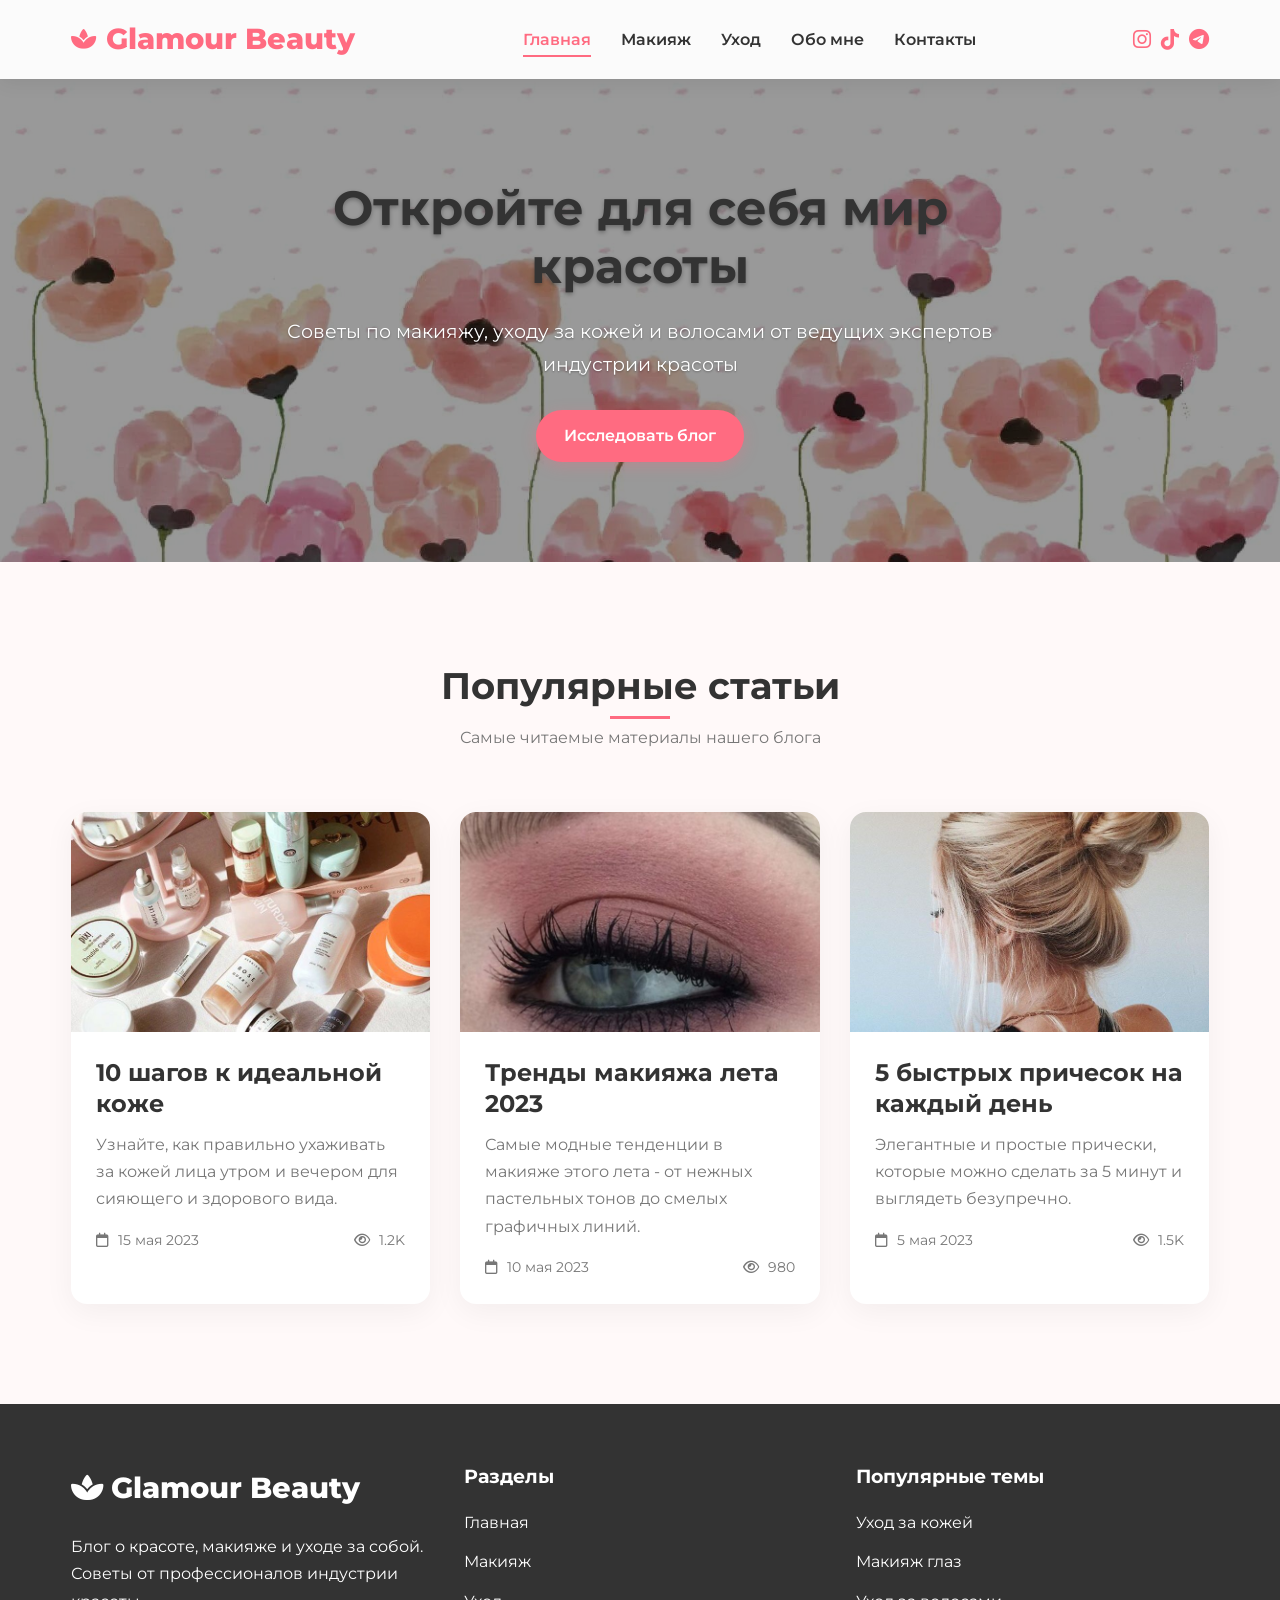
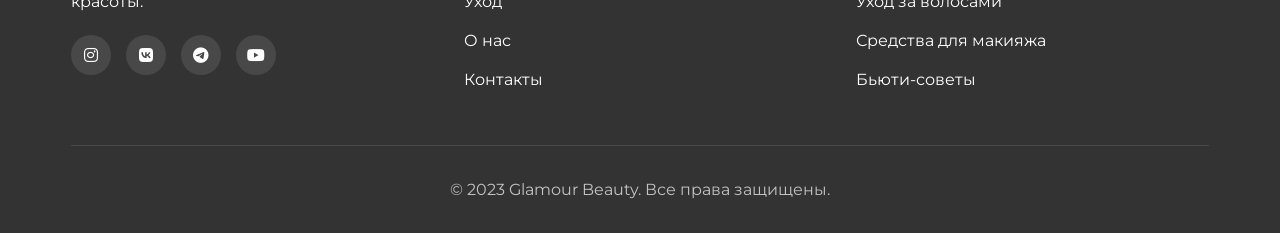
<file: index.html>
<!DOCTYPE html>
<html lang="ru">
<head>
    <meta charset="UTF-8">
    <meta name="viewport" content="width=device-width, initial-scale=1.0">
    <title>Glamour Beauty | Главная</title>
    <link href="https://fonts.googleapis.com/css2?family=Montserrat:wght@400;500;600;700&display=swap" rel="stylesheet">
    <link rel="stylesheet" href="https://cdnjs.cloudflare.com/ajax/libs/font-awesome/6.4.0/css/all.min.css">
    <link rel="stylesheet" href="styles.css">
</head>
<body>
    <header class="header">
        <div class="container">
            <div class="header-content">
                <a href="index.html" class="logo">
                    <i class="fas fa-spa"></i> Glamour Beauty
                </a>
                <nav>
  <ul class="nav-menu">
    <li class="nav-item"><a href="index.html" class="nav-link">Главная</a></li>
    <li class="nav-item"><a href="makeup.html" class="nav-link">Макияж</a></li>
    <li class="nav-item"><a href="uhod.html" class="nav-link">Уход</a></li>
    <li class="nav-item"><a href="about.html" class="nav-link">Обо мне</a></li>
    <li class="nav-item"><a href="contact.html" class="nav-link">Контакты</a></li>
  </ul>
</nav>

<div class="header-social">
  <a href="https://instagram.com/gurovva_k" target="_blank"><i class="fab fa-instagram"></i></a>
  <a href="https://tiktok.com/@K_gurovva" target="_blank"><i class="fab fa-tiktok"></i></a>
  <a href="https://t.me/gurovva_k" target="_blank"><i class="fab fa-telegram"></i></a>
</div>

            </div>
        </div>
    </header>
    
    <section class="hero" style="background-image: url('images/11.jpeg');">
        <div class="container">
            <div class="hero-content">
                <h1 class="hero-title">Откройте для себя мир красоты</h1>
                <p class="hero-text">Советы по макияжу, уходу за кожей и волосами от ведущих экспертов индустрии красоты</p>
                <a href="makeup.html" class="btn">Исследовать блог</a>
            </div>
        </div>
    </section>
    
    <section class="section">
        <div class="container">
            <div class="section-title">
                <h2>Популярные статьи</h2>
                <p>Самые читаемые материалы нашего блога</p>
            </div>
            
            <div class="articles-grid">
                <article class="card">
                    <div class="card-img">
                        <img src="images/1.jpg" alt="Уход за кожей">
                    </div>
                    <div class="card-body">
                        <h3 class="card-title">10 шагов к идеальной коже</h3>
                        <p class="card-text">Узнайте, как правильно ухаживать за кожей лица утром и вечером для сияющего и здорового вида.</p>
                        <div class="card-meta">
                            <span><i class="far fa-calendar"></i> 15 мая 2023</span>
                            <span><i class="far fa-eye"></i> 1.2K</span>
                        </div>
                    </div>
                </article>
                
                <article class="card">
                    <div class="card-img">
                        <img src="images/2.jpg" alt="Макияж">
                    </div>
                    <div class="card-body">
                        <h3 class="card-title">Тренды макияжа лета 2023</h3>
                        <p class="card-text">Самые модные тенденции в макияже этого лета - от нежных пастельных тонов до смелых графичных линий.</p>
                        <div class="card-meta">
                            <span><i class="far fa-calendar"></i> 10 мая 2023</span>
                            <span><i class="far fa-eye"></i> 980</span>
                        </div>
                    </div>
                </article>
                
                <article class="card">
                    <div class="card-img">
                        <img src="images/3.jpg" alt="Прически">
                    </div>
                    <div class="card-body">
                        <h3 class="card-title">5 быстрых причесок на каждый день</h3>
                        <p class="card-text">Элегантные и простые прически, которые можно сделать за 5 минут и выглядеть безупречно.</p>
                        <div class="card-meta">
                            <span><i class="far fa-calendar"></i> 5 мая 2023</span>
                            <span><i class="far fa-eye"></i> 1.5K</span>
                        </div>
                    </div>
                </article>
            </div>
        </div>
    </section>
    
    <footer class="footer">
        <div class="container">
            <div class="footer-content">
                <div class="footer-about">
                    <div class="footer-logo">
                        <i class="fas fa-spa"></i> Glamour Beauty
                    </div>
                    <p>Блог о красоте, макияже и уходе за собой. Советы от профессионалов индустрии красоты.</p>
                    <div class="social-links">
                        <a href="#" class="social-link"><i class="fab fa-instagram"></i></a>
                        <a href="#" class="social-link"><i class="fab fa-vk"></i></a>
                        <a href="#" class="social-link"><i class="fab fa-telegram"></i></a>
                        <a href="#" class="social-link"><i class="fab fa-youtube"></i></a>
                    </div>
                </div>
                
                <div class="footer-links">
                    <h3>Разделы</h3>
                    <ul>
                        <li><a href="index.html">Главная</a></li>
                        <li><a href="makeup.html">Макияж</a></li>
                        <li><a href="uhod.html">Уход</a></li>
                        <li><a href="about.html">О нас</a></li>
                        <li><a href="contact.html">Контакты</a></li>
                    </ul>
                </div>
                
                <div class="footer-links">
                    <h3>Популярные темы</h3>
                    <ul>
                        <li><a href="#">Уход за кожей</a></li>
                        <li><a href="#">Макияж глаз</a></li>
                        <li><a href="#">Уход за волосами</a></li>
                        <li><a href="#">Средства для макияжа</a></li>
                        <li><a href="#">Бьюти-советы</a></li>
                    </ul>
                </div>
            </div>
            <div class="copyright">
                <p>© 2023 Glamour Beauty. Все права защищены.</p>
            </div>
        </div>
    </footer>

    <script>
        // Добавляем класс при скролле
        window.addEventListener('scroll', function() {
            const header = document.querySelector('.header');
            header.classList.toggle('scrolled', window.scrollY > 50);
        });

        // Подсветка активной ссылки в навигации
        const currentPage = window.location.pathname.split('/').pop() || 'index.html';
        const navLinks = document.querySelectorAll('.nav-link');
        
        navLinks.forEach(link => {
            const linkPage = link.getAttribute('href');
            if (currentPage === linkPage) {
                link.classList.add('active');
            } else {
                link.classList.remove('active');
            }
        });
    </script>
</body>
</html>
</file>
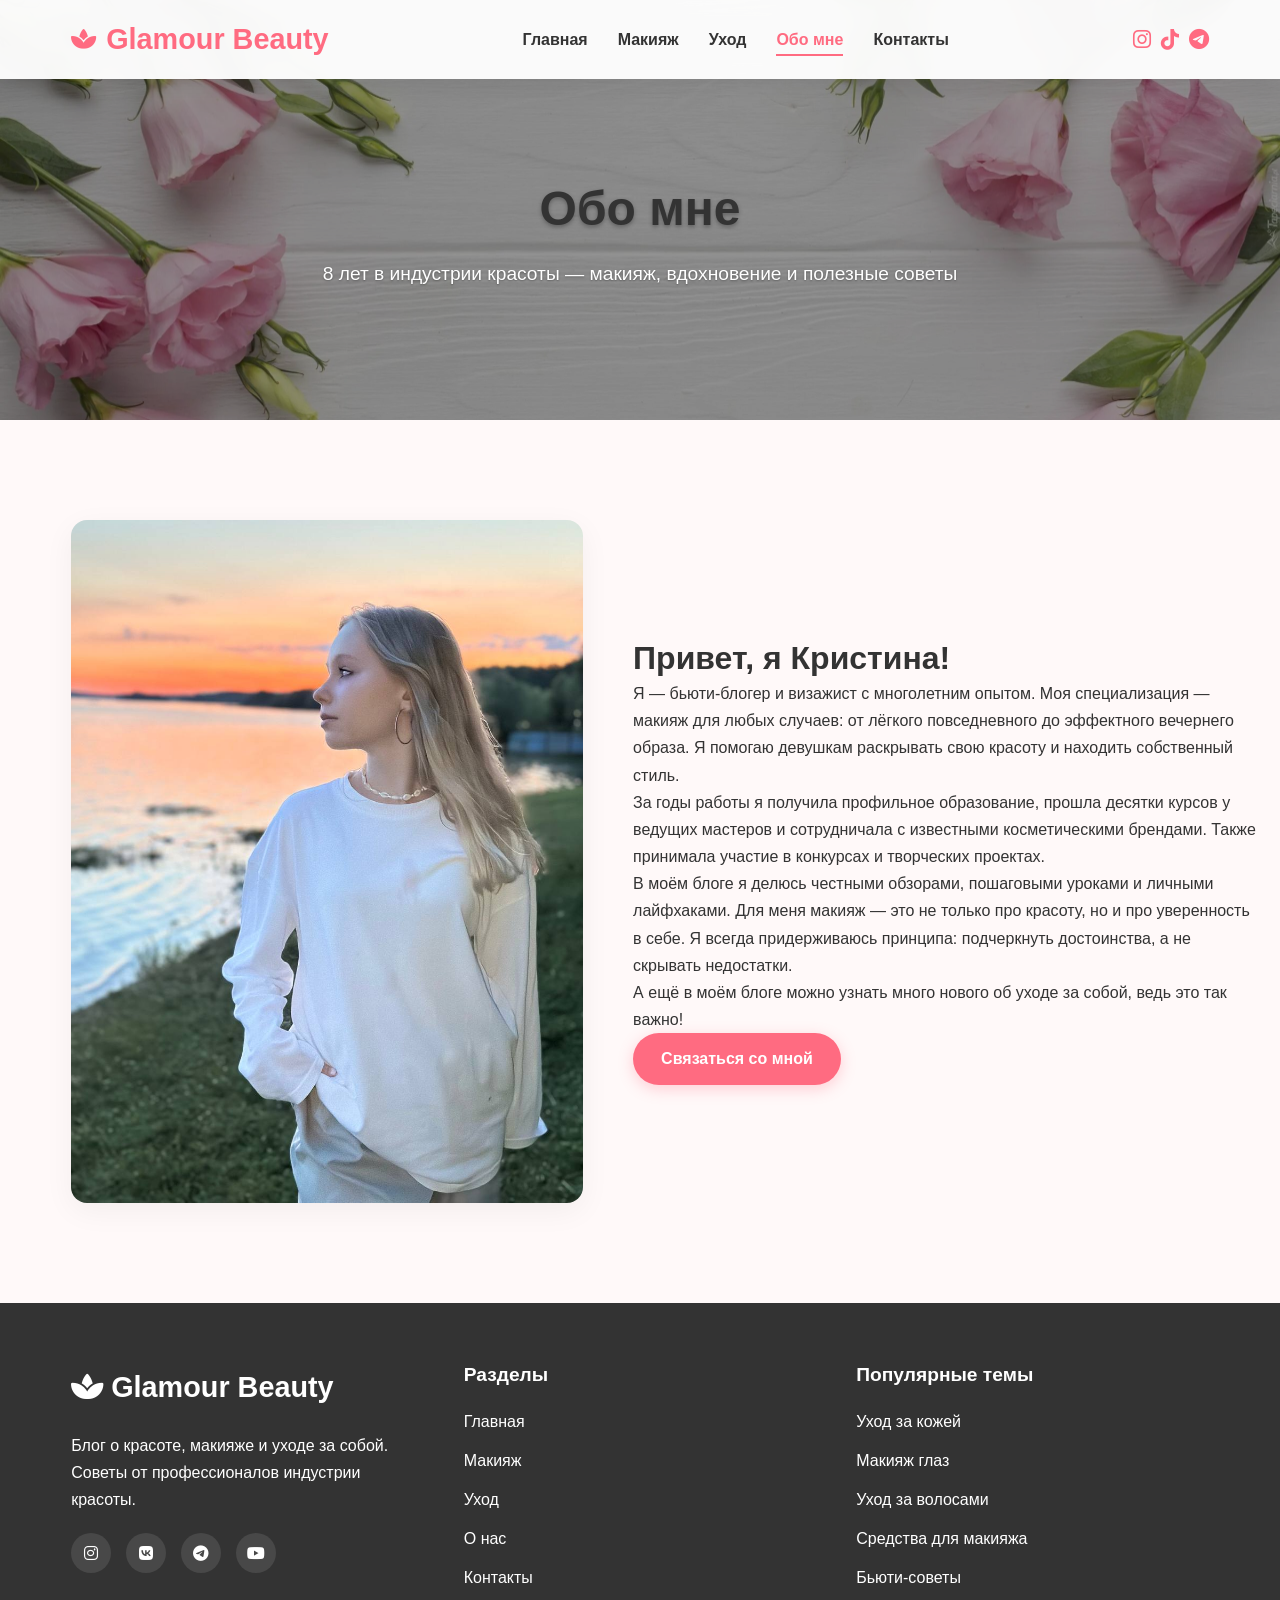
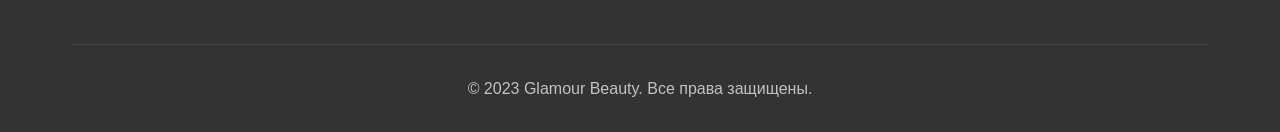
<file: about.html>
<!DOCTYPE html>
<html lang="ru">
<head>
  <meta charset="UTF-8" />
  <meta name="viewport" content="width=device-width, initial-scale=1.0" />
  <title>Glamour Beauty | О нас</title>
  <link rel="stylesheet" href="https://cdnjs.cloudflare.com/ajax/libs/font-awesome/6.4.0/css/all.min.css" />
  <link rel="stylesheet" href="styles.css" />
</head>
<body>
  <!-- Шапка -->
  <header class="header">
    <div class="container">
      <div class="header-content">
        <a href="index.html" class="logo">
          <i class="fas fa-spa"></i> Glamour Beauty
        </a>
        <nav>
          <ul class="nav-menu">
            <li class="nav-item"><a href="index.html" class="nav-link">Главная</a></li>
            <li class="nav-item"><a href="makeup.html" class="nav-link">Макияж</a></li>
            <li class="nav-item"><a href="uhod.html" class="nav-link">Уход</a></li>
            <li class="nav-item"><a href="about.html" class="nav-link active">Обо мне</a></li>
            <li class="nav-item"><a href="contact.html" class="nav-link">Контакты</a></li>
          </ul>
        </nav>
        <div class="header-social">
          <a href="https://instagram.com/gurovva_k" target="_blank"><i class="fab fa-instagram"></i></a>
          <a href="https://tiktok.com/@K_gurovva" target="_blank"><i class="fab fa-tiktok"></i></a>
          <a href="https://t.me/gurovva_k" target="_blank"><i class="fab fa-telegram"></i></a>
        </div>
      </div>
    </div>
  </header>

  <!-- Hero -->
  <section class="hero" style="background-image: url('images/i.jpeg');">
    <div class="container">
      <div class="hero-content">
        <h1 class="hero-title">Обо мне</h1>
        <p class="hero-text">8 лет в индустрии красоты — макияж, вдохновение и полезные советы</p>
      </div>
    </div>
  </section>

  <!-- О нас -->
  <section class="section">
    <div class="container">
      <div class="about-content" style="max-width: 100%;">
        <div class="about-img" style="flex: 0 0 45%;">
          <img src="images/мое.jpeg" alt="Фото Кристины">
        </div>
        <div class="about-text" style="flex: 0 0 55%;">
          <h2>Привет, я Кристина!</h2>
          <p>Я — бьюти-блогер и визажист с многолетним опытом. 
             Моя специализация — макияж для любых случаев: от лёгкого повседневного до эффектного вечернего образа. 
             Я помогаю девушкам раскрывать свою красоту и находить собственный стиль.</p>
          <p>За годы работы я получила профильное образование, прошла десятки курсов у ведущих мастеров 
             и сотрудничала с известными косметическими брендами. Также принимала участие в конкурсах и творческих проектах.</p>
          <p>В моём блоге я делюсь честными обзорами, пошаговыми уроками и личными лайфхаками. 
             Для меня макияж — это не только про красоту, но и про уверенность в себе. 
             Я всегда придерживаюсь принципа: подчеркнуть достоинства, а не скрывать недостатки.</p>
          <p>А ещё в моём блоге можно узнать много нового об уходе за собой, ведь это так важно!</p>

          <!-- Кнопка под текстом -->
          <a href="contact.html" class="btn">Связаться со мной</a>
        </div>
      </div>
    </div>
  </section>

  <!-- Подвал -->
  <footer class="footer">
    <div class="container">
      <div class="footer-content">
        <div class="footer-about">
          <div class="footer-logo"><i class="fas fa-spa"></i> Glamour Beauty</div>
          <p>Блог о красоте, макияже и уходе за собой. Советы от профессионалов индустрии красоты.</p>
          <div class="social-links">
            <a href="#" class="social-link"><i class="fab fa-instagram"></i></a>
            <a href="#" class="social-link"><i class="fab fa-vk"></i></a>
            <a href="#" class="social-link"><i class="fab fa-telegram"></i></a>
            <a href="#" class="social-link"><i class="fab fa-youtube"></i></a>
          </div>
        </div>

        <div class="footer-links">
          <h3>Разделы</h3>
          <ul>
            <li><a href="index.html">Главная</a></li>
            <li><a href="makeup.html">Макияж</a></li>
            <li><a href="uhod.html">Уход</a></li>
            <li><a href="about.html">О нас</a></li>
            <li><a href="contact.html">Контакты</a></li>
          </ul>
        </div>

        <div class="footer-links">
          <h3>Популярные темы</h3>
          <ul>
            <li><a href="#">Уход за кожей</a></li>
            <li><a href="#">Макияж глаз</a></li>
            <li><a href="#">Уход за волосами</a></li>
            <li><a href="#">Средства для макияжа</a></li>
            <li><a href="#">Бьюти-советы</a></li>
          </ul>
        </div>
      </div>
      <div class="copyright">
        <p>© 2023 Glamour Beauty. Все права защищены.</p>
      </div>
    </div>
  </footer>

  <script>
    window.addEventListener('scroll', function () {
      const header = document.querySelector('.header');
      header.classList.toggle('scrolled', window.scrollY > 50);
    });

    const currentPage = window.location.pathname.split('/').pop() || 'index.html';
    const navLinks = document.querySelectorAll('.nav-link');

    navLinks.forEach(link => {
      const linkPage = link.getAttribute('href');
      if (currentPage === linkPage) {
        link.classList.add('active');
      } else {
        link.classList.remove('active');
      }
    });
  </script>
</body>
</html>
</file>
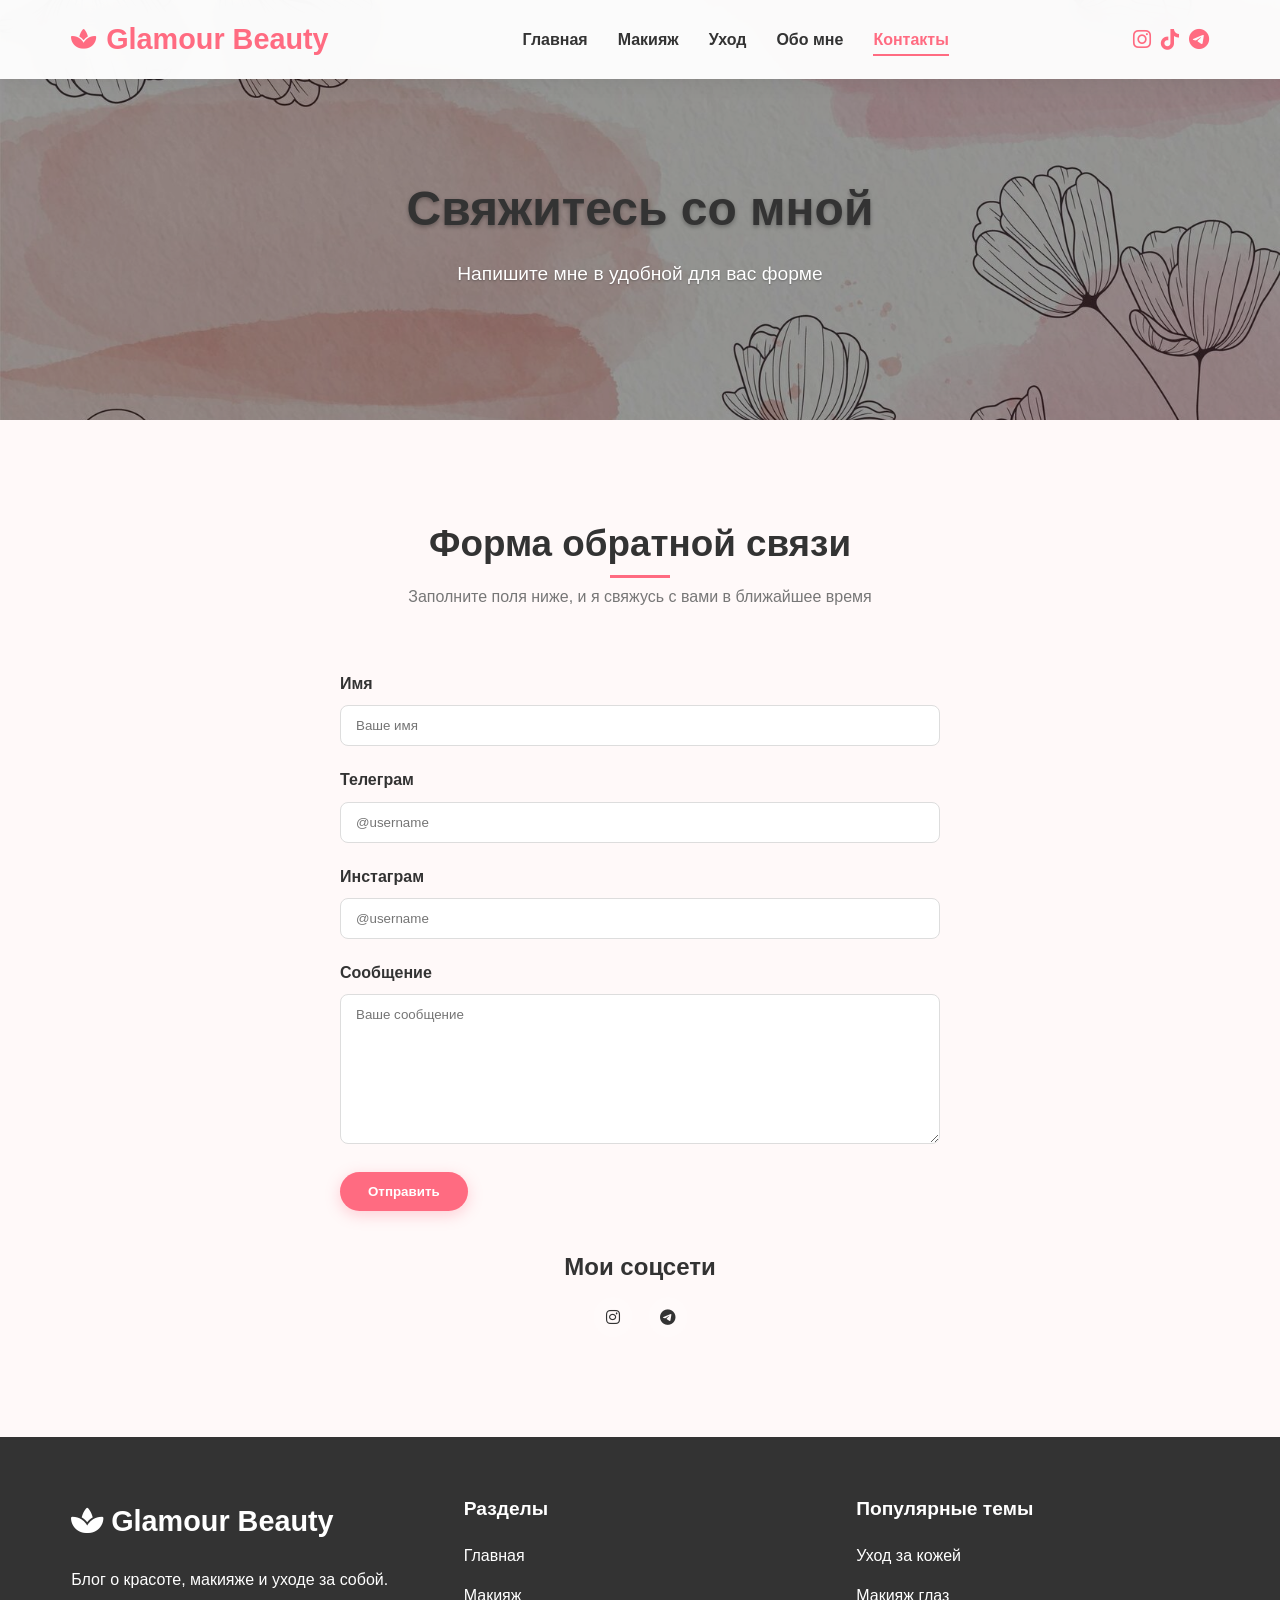
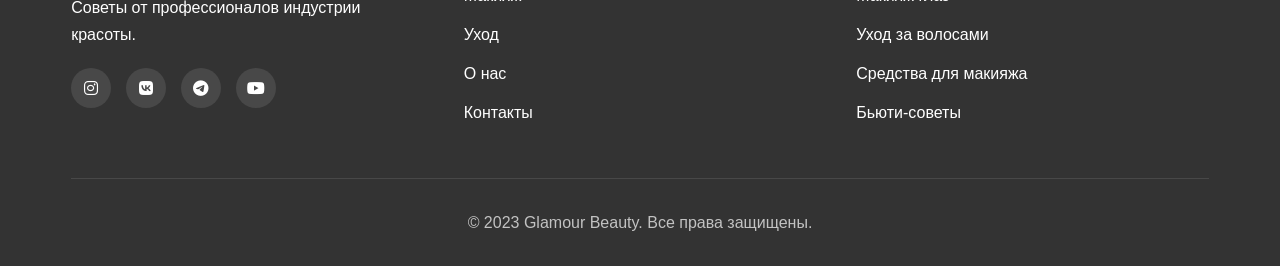
<file: contact.html>
<!DOCTYPE html>
<html lang="ru">
<head>
  <meta charset="UTF-8" />
  <meta name="viewport" content="width=device-width, initial-scale=1.0" />
  <title>Glamour Beauty | Контакты</title>
  <link rel="stylesheet" href="https://cdnjs.cloudflare.com/ajax/libs/font-awesome/6.4.0/css/all.min.css" />
  <link rel="stylesheet" href="styles.css" />
</head>
<body>
  <!-- Шапка -->
  <header class="header">
    <div class="container">
      <div class="header-content">
        <a href="index.html" class="logo">
          <i class="fas fa-spa"></i> Glamour Beauty
        </a>
        <nav>
  <ul class="nav-menu">
    <li class="nav-item"><a href="index.html" class="nav-link">Главная</a></li>
    <li class="nav-item"><a href="makeup.html" class="nav-link">Макияж</a></li>
    <li class="nav-item"><a href="uhod.html" class="nav-link">Уход</a></li>
    <li class="nav-item"><a href="about.html" class="nav-link">Обо мне</a></li>
    <li class="nav-item"><a href="contact.html" class="nav-link">Контакты</a></li>
  </ul>
</nav>

<div class="header-social">
  <a href="https://instagram.com/gurovva_k" target="_blank"><i class="fab fa-instagram"></i></a>
  <a href="https://tiktok.com/@K_gurovva" target="_blank"><i class="fab fa-tiktok"></i></a>
  <a href="https://t.me/gurovva_k" target="_blank"><i class="fab fa-telegram"></i></a>
</div>

      </div>
    </div>
  </header>

  <!-- Hero -->
  <section class="hero" style="background-image: url('images/wdtnjxrb.jpg');">
    <div class="container">
      <div class="hero-content">
        <h1 class="hero-title">Свяжитесь со мной</h1>
        <p class="hero-text">Напишите мне в удобной для вас форме</p>
      </div>
    </div>
  </section>

  <!-- Контактная форма -->
  <section class="section">
    <div class="container">
      <div class="section-title">
        <h2>Форма обратной связи</h2>
        <p>Заполните поля ниже, и я свяжусь с вами в ближайшее время</p>
      </div>

      <form class="contact-form">
        <div class="form-group">
          <label for="name">Имя</label>
          <input type="text" id="name" placeholder="Ваше имя" required>
        </div>
        <div class="form-group">
          <label for="telegram">Телеграм</label>
          <input type="text" id="telegram" placeholder="@username" required>
        </div>
        <div class="form-group">
          <label for="instagram">Инстаграм</label>
          <input type="text" id="instagram" placeholder="@username" required>
        </div>
        <div class="form-group">
          <label for="message">Сообщение</label>
          <textarea id="message" placeholder="Ваше сообщение" required></textarea>
        </div>
        <button type="submit" class="btn">Отправить</button>
      </form>

      <!-- Соцсети -->
      <div class="contact-info" style="margin-top: 40px; text-align: center;">
        <h3>Мои соцсети</h3>
        <div class="social-links" style="justify-content: center; margin-top: 15px;">
          <a href="https://instagram.com/gurovva_k" target="_blank" class="social-link"><i class="fab fa-instagram"></i></a>
          <a href="https://t.me/gurovva_k" target="_blank" class="social-link"><i class="fab fa-telegram"></i></a>
        </div>
      </div>
    </div>
  </section>

  <!-- Подвал -->
  <footer class="footer">
    <div class="container">
      <div class="footer-content">
        <div class="footer-about">
          <div class="footer-logo"><i class="fas fa-spa"></i> Glamour Beauty</div>
          <p>Блог о красоте, макияже и уходе за собой. Советы от профессионалов индустрии красоты.</p>
          <div class="social-links">
            <a href="#" class="social-link"><i class="fab fa-instagram"></i></a>
            <a href="#" class="social-link"><i class="fab fa-vk"></i></a>
            <a href="#" class="social-link"><i class="fab fa-telegram"></i></a>
            <a href="#" class="social-link"><i class="fab fa-youtube"></i></a>
          </div>
        </div>

        <div class="footer-links">
          <h3>Разделы</h3>
          <ul>
            <li><a href="index.html">Главная</a></li>
            <li><a href="makeup.html">Макияж</a></li>
            <li><a href="uhod.html">Уход</a></li>
            <li><a href="about.html">О нас</a></li>
            <li><a href="contact.html">Контакты</a></li>
          </ul>
        </div>

        <div class="footer-links">
          <h3>Популярные темы</h3>
          <ul>
            <li><a href="#">Уход за кожей</a></li>
            <li><a href="#">Макияж глаз</a></li>
            <li><a href="#">Уход за волосами</a></li>
            <li><a href="#">Средства для макияжа</a></li>
            <li><a href="#">Бьюти-советы</a></li>
          </ul>
        </div>
      </div>
      <div class="copyright">
        <p>© 2023 Glamour Beauty. Все права защищены.</p>
      </div>
    </div>
  </footer>

  <script>
    window.addEventListener('scroll', function () {
      const header = document.querySelector('.header');
      header.classList.toggle('scrolled', window.scrollY > 50);
    });

    const currentPage = window.location.pathname.split('/').pop() || 'index.html';
    const navLinks = document.querySelectorAll('.nav-link');

    navLinks.forEach(link => {
      const linkPage = link.getAttribute('href');
      if (currentPage === linkPage) {
        link.classList.add('active');
      } else {
        link.classList.remove('active');
      }
    });
  </script>
  <script>
document.querySelector('.contact-form').addEventListener('submit', function(e) {
  e.preventDefault();

  const name = document.getElementById('name').value;
  const telegramUser = document.getElementById('telegram').value;
  const instagramUser = document.getElementById('instagram').value;
  const message = document.getElementById('message').value;

  const token = "8454534573:AAEwgc_aeuY53WoBDE4kfW9OLGb2a6Fon_c";
  const chatId = "6914302512";
  const text = `📩 Новая заявка с сайта:
  👤 Имя: ${name}
  💬 Telegram: ${telegramUser}
  📷 Instagram: ${instagramUser}
  ✏️ Сообщение: ${message}`;

  fetch(`https://api.telegram.org/bot${token}/sendMessage`, {
    method: "POST",
    headers: { "Content-Type": "application/json" },
    body: JSON.stringify({
      chat_id: chatId,
      text: text,
      parse_mode: "HTML"
    })
  })
  .then(response => {
    if (response.ok) {
      alert("Заявка отправлена! Я свяжусь с вами в Telegram.");
      document.querySelector('.contact-form').reset();
    } else {
      alert("Ошибка при отправке. Попробуйте позже.");
    }
  })
  .catch(error => {
    console.error("Ошибка:", error);
    alert("Ошибка при отправке. Попробуйте позже.");
  });
});
</script>

</body>
</html>
</file>
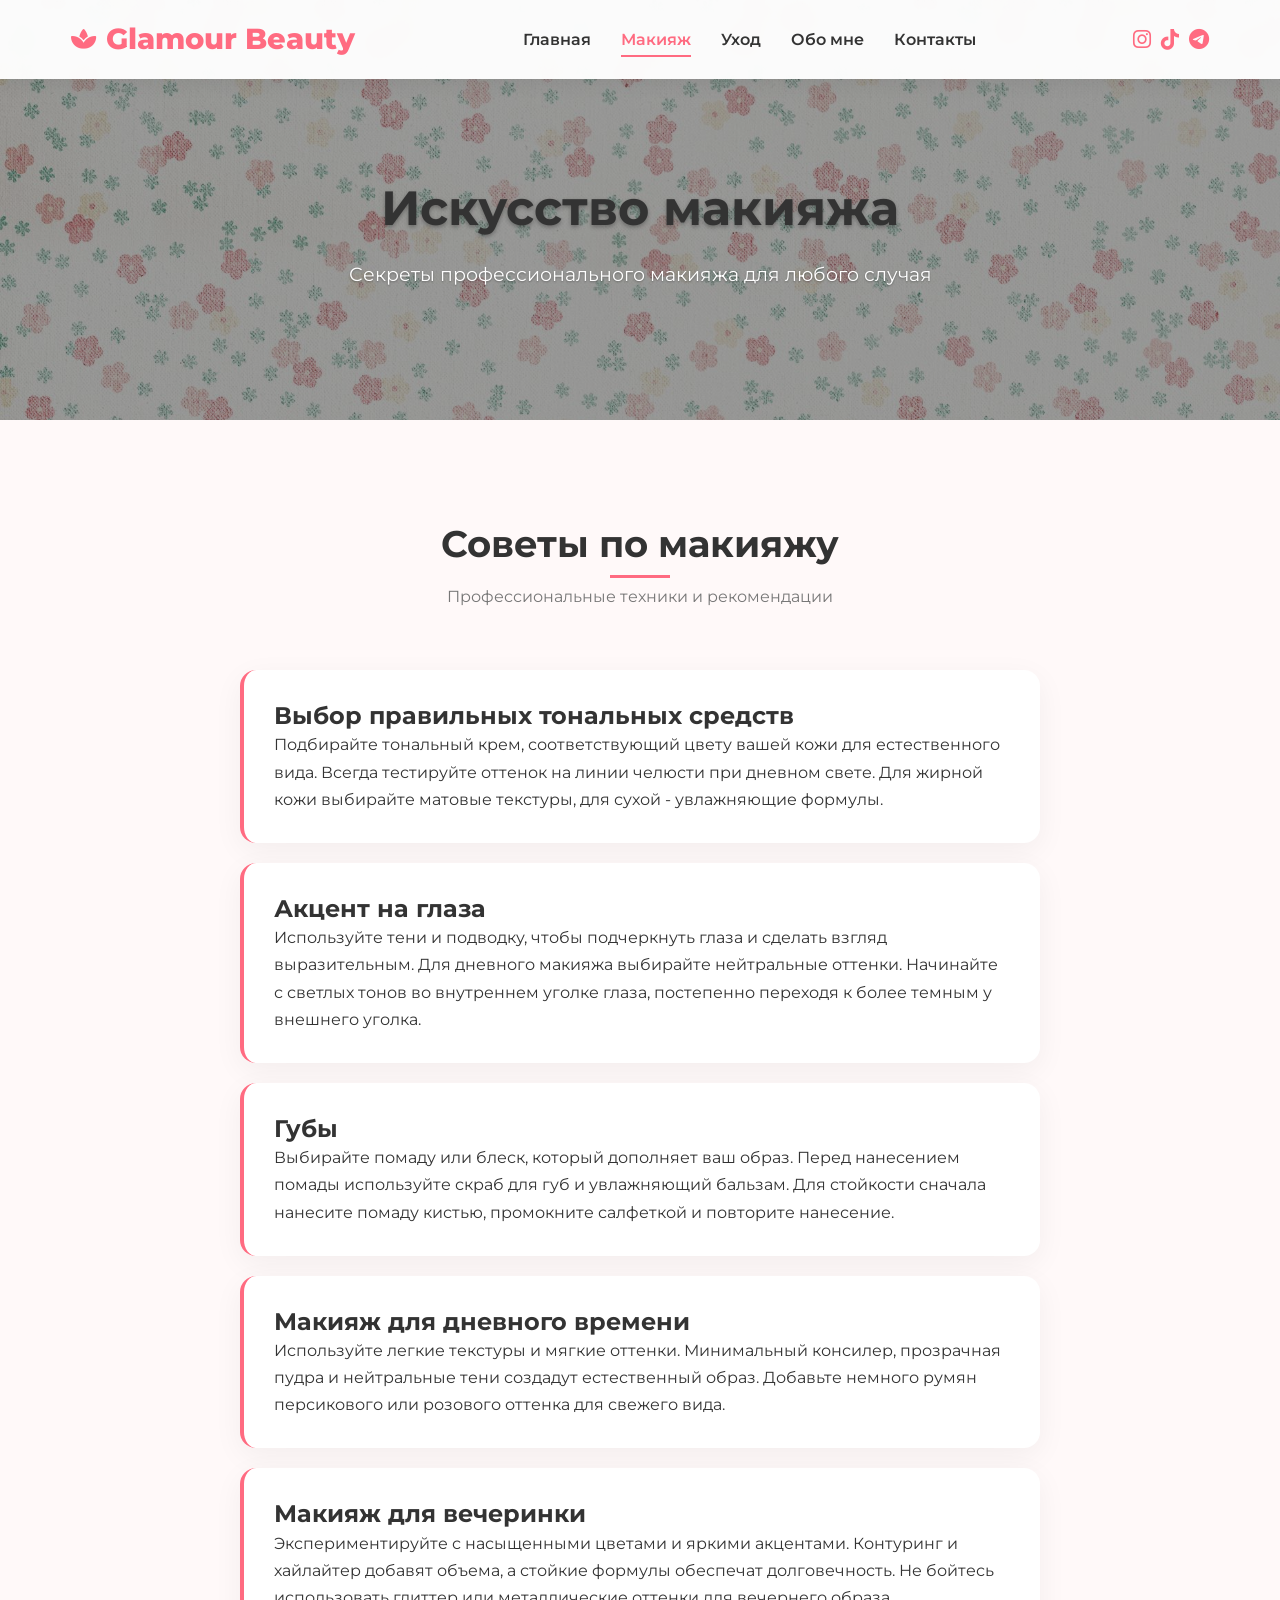
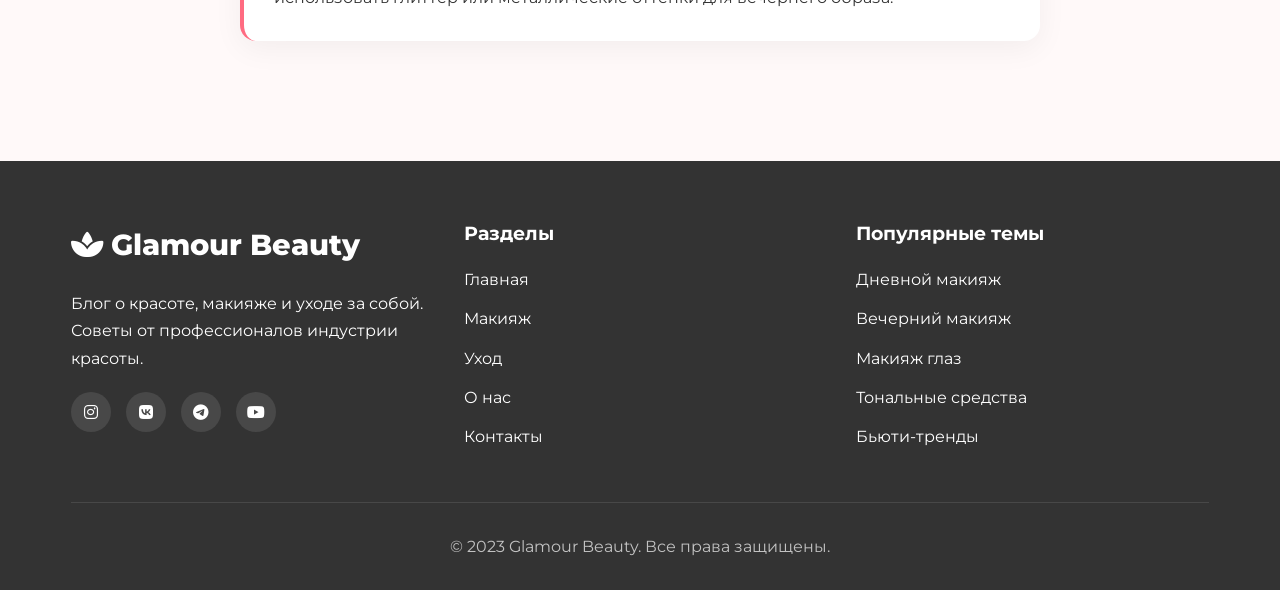
<file: makeup.html>
<!DOCTYPE html>
<html lang="ru">
<head>
    <meta charset="UTF-8">
    <meta name="viewport" content="width=device-width, initial-scale=1.0">
    <title>Glamour Beauty | Макияж</title>
    <link href="https://fonts.googleapis.com/css2?family=Montserrat:wght@400;500;600;700&display=swap" rel="stylesheet">
    <link rel="stylesheet" href="https://cdnjs.cloudflare.com/ajax/libs/font-awesome/6.4.0/css/all.min.css">
    <link rel="stylesheet" href="styles.css">
</head>
<body>
    <header class="header">
        <div class="container">
            <div class="header-content">
                <a href="index.html" class="logo">
                    <i class="fas fa-spa"></i> Glamour Beauty
                </a>
               <nav>
  <ul class="nav-menu">
    <li class="nav-item"><a href="index.html" class="nav-link">Главная</a></li>
    <li class="nav-item"><a href="makeup.html" class="nav-link">Макияж</a></li>
    <li class="nav-item"><a href="uhod.html" class="nav-link">Уход</a></li>
    <li class="nav-item"><a href="about.html" class="nav-link">Обо мне</a></li>
    <li class="nav-item"><a href="contact.html" class="nav-link">Контакты</a></li>
  </ul>
</nav>

<div class="header-social">
  <a href="https://instagram.com/gurovva_k" target="_blank"><i class="fab fa-instagram"></i></a>
  <a href="https://tiktok.com/@K_gurovva" target="_blank"><i class="fab fa-tiktok"></i></a>
  <a href="https://t.me/gurovva_k" target="_blank"><i class="fab fa-telegram"></i></a>
</div>

            </div>
        </div>
    </header>
    
    <section class="hero" style="background-image: url('images/22.jpg');">
        <div class="container">
            <div class="hero-content">
                <h1 class="hero-title">Искусство макияжа</h1>
                <p class="hero-text">Секреты профессионального макияжа для любого случая</p>
            </div>
        </div>
    </section>
    
    <section class="section">
        <div class="container">
            <div class="section-title">
                <h2>Советы по макияжу</h2>
                <p>Профессиональные техники и рекомендации</p>
            </div>
            
            <ul class="makeup-tips-list">
                <li>
                    <h3>Выбор правильных тональных средств</h3>
                    <p>Подбирайте тональный крем, соответствующий цвету вашей кожи для естественного вида. Всегда тестируйте оттенок на линии челюсти при дневном свете. Для жирной кожи выбирайте матовые текстуры, для сухой - увлажняющие формулы.</p>
                </li>
                <li>
                    <h3>Акцент на глаза</h3>
                    <p>Используйте тени и подводку, чтобы подчеркнуть глаза и сделать взгляд выразительным. Для дневного макияжа выбирайте нейтральные оттенки. Начинайте с светлых тонов во внутреннем уголке глаза, постепенно переходя к более темным у внешнего уголка.</p>
                </li>
                <li>
                    <h3>Губы</h3>
                    <p>Выбирайте помаду или блеск, который дополняет ваш образ. Перед нанесением помады используйте скраб для губ и увлажняющий бальзам. Для стойкости сначала нанесите помаду кистью, промокните салфеткой и повторите нанесение.</p>
                </li>
                <li>
                    <h3>Макияж для дневного времени</h3>
                    <p>Используйте легкие текстуры и мягкие оттенки. Минимальный консилер, прозрачная пудра и нейтральные тени создадут естественный образ. Добавьте немного румян персикового или розового оттенка для свежего вида.</p>
                </li>
                <li>
                    <h3>Макияж для вечеринки</h3>
                    <p>Экспериментируйте с насыщенными цветами и яркими акцентами. Контуринг и хайлайтер добавят объема, а стойкие формулы обеспечат долговечность. Не бойтесь использовать глиттер или металлические оттенки для вечернего образа.</p>
                </li>
            </ul>
        </div>
    </section>
    
    <footer class="footer">
        <div class="container">
            <div class="footer-content">
                <div class="footer-about">
                    <div class="footer-logo">
                        <i class="fas fa-spa"></i> Glamour Beauty
                    </div>
                    <p>Блог о красоте, макияже и уходе за собой. Советы от профессионалов индустрии красоты.</p>
                    <div class="social-links">
                        <a href="#" class="social-link"><i class="fab fa-instagram"></i></a>
                        <a href="#" class="social-link"><i class="fab fa-vk"></i></a>
                        <a href="#" class="social-link"><i class="fab fa-telegram"></i></a>
                        <a href="#" class="social-link"><i class="fab fa-youtube"></i></a>
                    </div>
                </div>
                
                <div class="footer-links">
                    <h3>Разделы</h3>
                    <ul>
                        <li><a href="index.html">Главная</a></li>
                        <li><a href="makeup.html">Макияж</a></li>
                        <li><a href="uhod.html">Уход</a></li>
                        <li><a href="about.html">О нас</a></li>
                        <li><a href="contact.html">Контакты</a></li>
                    </ul>
                </div>
                
                <div class="footer-links">
                    <h3>Популярные темы</h3>
                    <ul>
                        <li><a href="#">Дневной макияж</a></li>
                        <li><a href="#">Вечерний макияж</a></li>
                        <li><a href="#">Макияж глаз</a></li>
                        <li><a href="#">Тональные средства</a></li>
                        <li><a href="#">Бьюти-тренды</a></li>
                    </ul>
                </div>
            </div>
            <div class="copyright">
                <p>© 2023 Glamour Beauty. Все права защищены.</p>
            </div>
        </div>
    </footer>

    <script>
        window.addEventListener('scroll', function() {
            const header = document.querySelector('.header');
            header.classList.toggle('scrolled', window.scrollY > 50);
        });

        const currentPage = window.location.pathname.split('/').pop() || 'index.html';
        const navLinks = document.querySelectorAll('.nav-link');
        
        navLinks.forEach(link => {
            const linkPage = link.getAttribute('href');
            if (currentPage === linkPage) {
                link.classList.add('active');
            } else {
                link.classList.remove('active');
            }
        });
    </script>
</body>
</html>
</file>
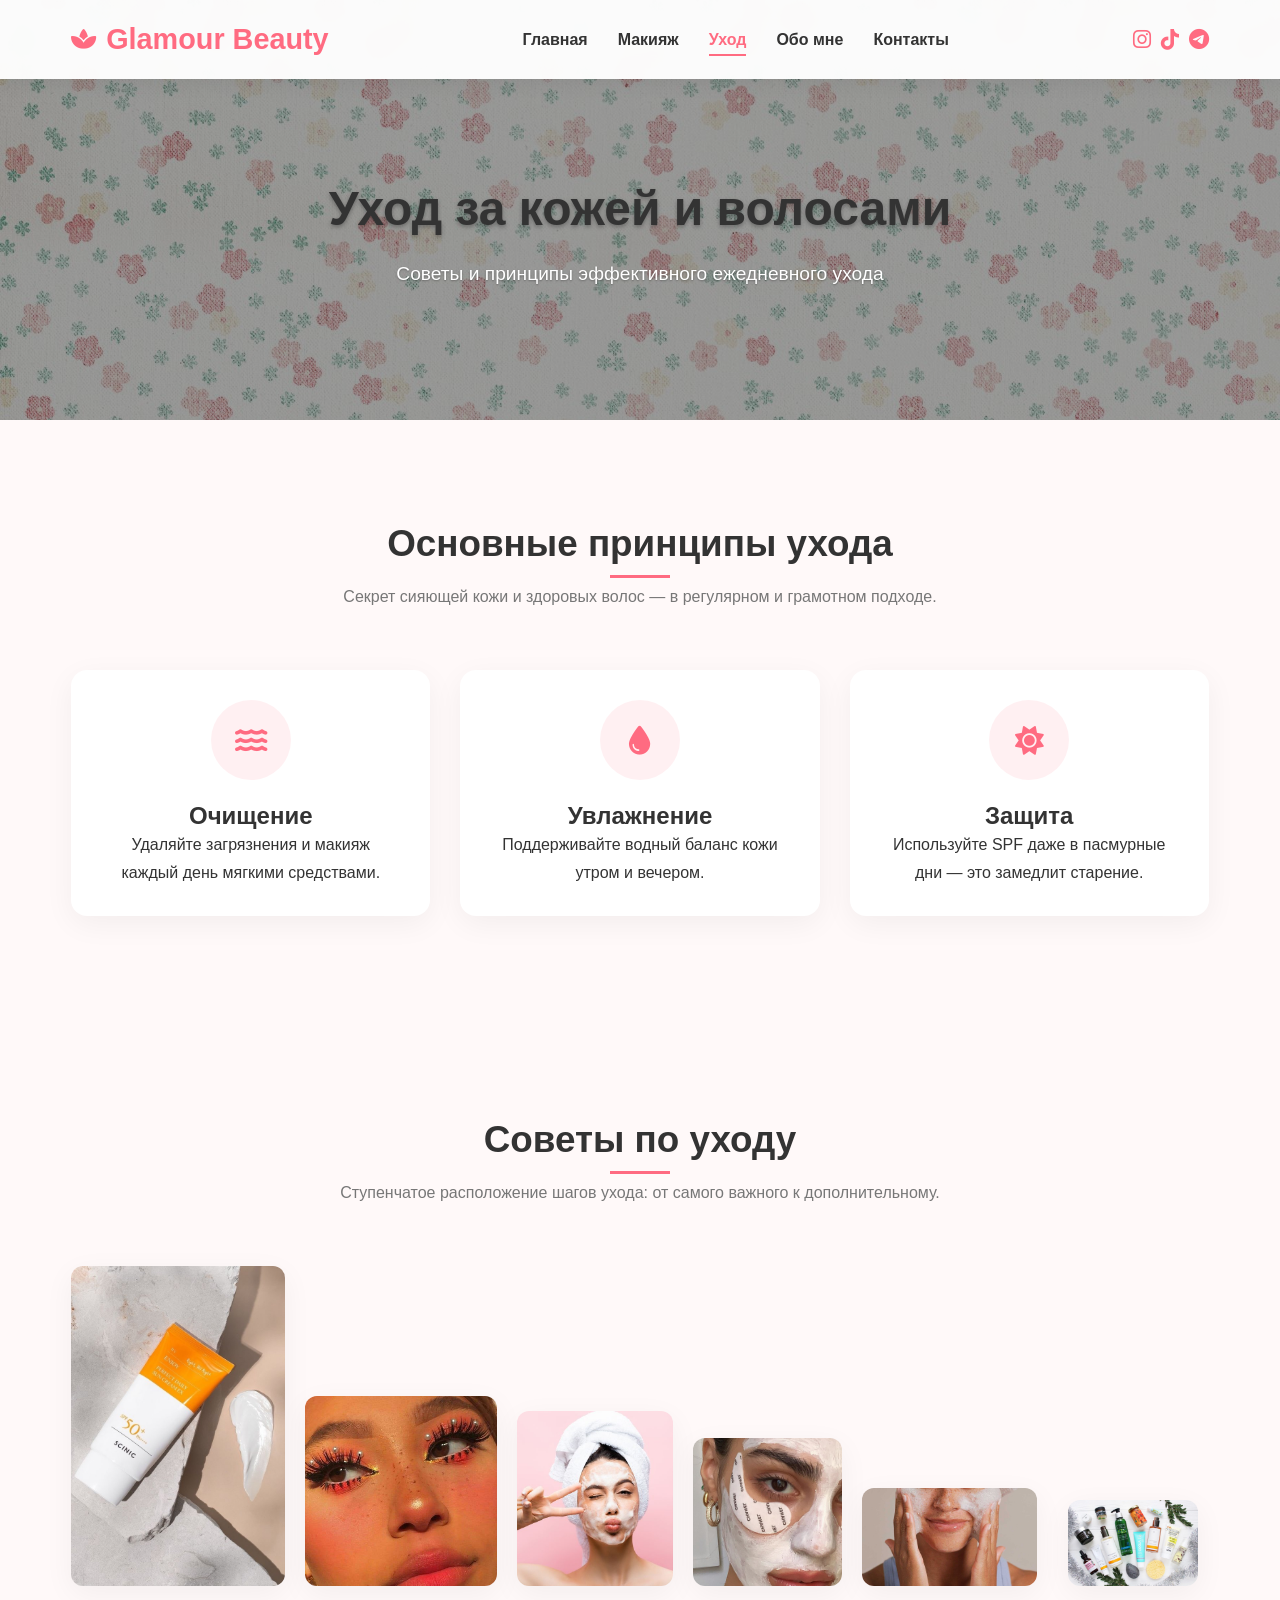
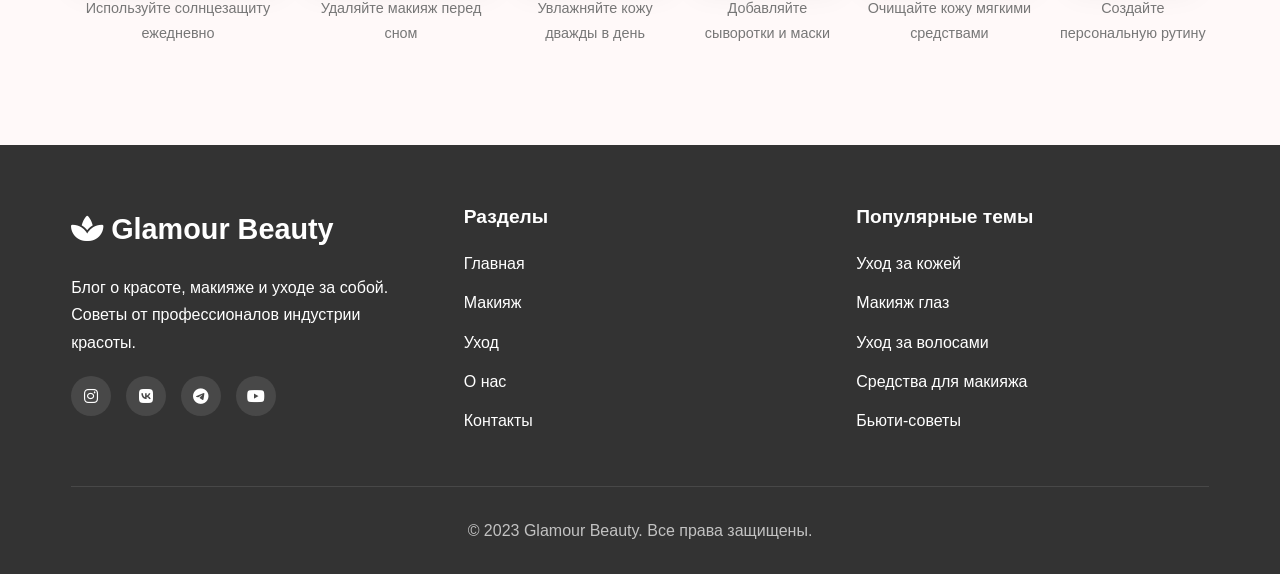
<file: uhod.html>
<!DOCTYPE html>
<html lang="ru">
<head>
  <meta charset="UTF-8" />
  <meta name="viewport" content="width=device-width, initial-scale=1.0" />
  <title>Glamour Beauty | Уход</title>
  <link rel="stylesheet" href="https://cdnjs.cloudflare.com/ajax/libs/font-awesome/6.4.0/css/all.min.css" />
  <link rel="stylesheet" href="styles.css" />
</head>
<body>
  <header class="header">
    <div class="container">
      <div class="header-content">
        <a href="index.html" class="logo">
          <i class="fas fa-spa"></i> Glamour Beauty
        </a>
        <nav>
  <ul class="nav-menu">
    <li class="nav-item"><a href="index.html" class="nav-link">Главная</a></li>
    <li class="nav-item"><a href="makeup.html" class="nav-link">Макияж</a></li>
    <li class="nav-item"><a href="uhod.html" class="nav-link">Уход</a></li>
    <li class="nav-item"><a href="about.html" class="nav-link">Обо мне</a></li>
    <li class="nav-item"><a href="contact.html" class="nav-link">Контакты</a></li>
  </ul>
</nav>

<div class="header-social">
  <a href="https://instagram.com/gurovva_k" target="_blank"><i class="fab fa-instagram"></i></a>
  <a href="https://tiktok.com/@K_gurovva" target="_blank"><i class="fab fa-tiktok"></i></a>
  <a href="https://t.me/gurovva_k" target="_blank"><i class="fab fa-telegram"></i></a>
</div>

      </div>
    </div>
  </header>

  <section class="hero" style="background-image: url('images/ajy.jpg');">
    <div class="container">
      <div class="hero-content">
        <h1 class="hero-title">Уход за кожей и волосами</h1>
        <p class="hero-text">Советы и принципы эффективного ежедневного ухода</p>
      </div>
    </div>
  </section>

  <section class="section">
    <div class="container">
      <div class="section-title">
        <h2>Основные принципы ухода</h2>
        <p>Секрет сияющей кожи и здоровых волос — в регулярном и грамотном подходе.</p>
      </div>
      <div class="care-principles">
        <div class="principle-card">
          <div class="principle-icon"><i class="fas fa-water"></i></div>
          <h3>Очищение</h3>
          <p>Удаляйте загрязнения и макияж каждый день мягкими средствами.</p>
        </div>
        <div class="principle-card">
          <div class="principle-icon"><i class="fas fa-tint"></i></div>
          <h3>Увлажнение</h3>
          <p>Поддерживайте водный баланс кожи утром и вечером.</p>
        </div>
        <div class="principle-card">
          <div class="principle-icon"><i class="fas fa-sun"></i></div>
          <h3>Защита</h3>
          <p>Используйте SPF даже в пасмурные дни — это замедлит старение.</p>
        </div>
      </div>
    </div>
  </section>
  
  <section class="section">
  <div class="container">
    <div class="section-title">
      <h2>Советы по уходу</h2>
      <p>Ступенчатое расположение шагов ухода: от самого важного к дополнительному.</p>
    </div>

    <div class="care-ladder-horizontal">
      <div class="ladder-step" style="--size: 300px">
        <img src="images/защита.jpeg" alt="Защита">
        <p>Используйте солнцезащиту ежедневно</p>
      </div>
      <div class="ladder-step" style="--size: 270px">
        <img src="images/макияж.jpg" alt="Макияж">
        <p>Удаляйте макияж перед сном</p>
      </div>
      <div class="ladder-step" style="--size: 190px">
        <img src="images/увлажнение.jpg" alt="Увлажнение">
        <p>Увлажняйте кожу дважды в день</p>
      </div>
      <div class="ladder-step" style="--size: 160px">
        <img src="images/уход за кожей.jpg" alt="Уход за кожей">
        <p>Добавляйте сыворотки и маски</p>
      </div>
      <div class="ladder-step" style="--size: 220px">
        <img src="images/очищение.jpg" alt="Очищение">
        <p>Очищайте кожу мягкими средствами</p>
      </div>
      <div class="ladder-step" style="--size: 130px">
        <img src="images/уход.jpeg" alt="Полный уход">
        <p>Создайте персональную рутину</p>
      </div>
    </div>
  </div>
</section>



  <footer class="footer">
    <div class="container">
      <div class="footer-content">
        <div class="footer-about">
          <div class="footer-logo"><i class="fas fa-spa"></i> Glamour Beauty</div>
          <p>Блог о красоте, макияже и уходе за собой. Советы от профессионалов индустрии красоты.</p>
          <div class="social-links">
            <a href="#" class="social-link"><i class="fab fa-instagram"></i></a>
            <a href="#" class="social-link"><i class="fab fa-vk"></i></a>
            <a href="#" class="social-link"><i class="fab fa-telegram"></i></a>
            <a href="#" class="social-link"><i class="fab fa-youtube"></i></a>
          </div>
        </div>

        <div class="footer-links">
          <h3>Разделы</h3>
          <ul>
            <li><a href="index.html">Главная</a></li>
            <li><a href="makeup.html">Макияж</a></li>
            <li><a href="uhod.html">Уход</a></li>
            <li><a href="about.html">О нас</a></li>
            <li><a href="contact.html">Контакты</a></li>
          </ul>
        </div>

        <div class="footer-links">
          <h3>Популярные темы</h3>
          <ul>
            <li><a href="#">Уход за кожей</a></li>
            <li><a href="#">Макияж глаз</a></li>
            <li><a href="#">Уход за волосами</a></li>
            <li><a href="#">Средства для макияжа</a></li>
            <li><a href="#">Бьюти-советы</a></li>
          </ul>
        </div>
      </div>
      <div class="copyright">
        <p>© 2023 Glamour Beauty. Все права защищены.</p>
      </div>
    </div>
  </footer>

  <script>
    window.addEventListener('scroll', function () {
      const header = document.querySelector('.header');
      header.classList.toggle('scrolled', window.scrollY > 50);
    });

    const currentPage = window.location.pathname.split('/').pop() || 'index.html';
    const navLinks = document.querySelectorAll('.nav-link');

    navLinks.forEach(link => {
      const linkPage = link.getAttribute('href');
      if (currentPage === linkPage) {
        link.classList.add('active');
      } else {
        link.classList.remove('active');
      }
    });
  </script>
</body>
</html>
</file>
<file: styles.css>
:root {
  --primary: #ff6b81;
  --primary-light: #ff9a9e;
  --primary-dark: #ff4757;
  --secondary: #fad0c4;
  --dark: #333;
  --light: #fff;
  --gray: #777;
  --light-bg: #fff9f9;
  --card-shadow: 0 8px 30px rgba(0, 0, 0, 0.05);
  --transition: all 0.4s cubic-bezier(0.175, 0.885, 0.32, 1.1);
}

/* Base Styles */
* {
  margin: 0;
  padding: 0;
  box-sizing: border-box;
}

html {
  scroll-behavior: smooth;
}

body {
  font-family: 'Montserrat', 'Arial', sans-serif;
  line-height: 1.7;
  color: var(--dark);
  background-color: var(--light-bg);
  -webkit-font-smoothing: antialiased;
}

a {
  text-decoration: none;
  color: inherit;
  transition: var(--transition);
}

img {
  max-width: 100%;
  height: auto;
  display: block;
}

.container {
  width: 92%;
  max-width: 1200px;
  margin: 0 auto;
  padding: 0 20px;
}

/* Typography */
h1, h2, h3, h4 {
  font-weight: 700;
  line-height: 1.3;
  color: var(--dark);
}

h1 {
  font-size: 2.5rem;
}

h2 {
  font-size: 2rem;
}

h3 {
  font-size: 1.5rem;
}

/* Buttons */
.btn {
  display: inline-block;
  background: var(--primary);
  color: var(--light);
  padding: 12px 28px;
  border-radius: 50px;
  font-weight: 600;
  border: none;
  cursor: pointer;
  transition: var(--transition);
  box-shadow: 0 4px 15px rgba(255, 107, 129, 0.3);
}

.btn:hover {
  background: var(--primary-dark);
  transform: translateY(-3px);
  box-shadow: 0 8px 25px rgba(255, 107, 129, 0.4);
}

/* Header */
.header {
  position: fixed;
  top: 0;
  left: 0;
  width: 100%;
  z-index: 1000;
  background: rgba(255, 255, 255, 0.96);
  backdrop-filter: blur(10px);
  box-shadow: 0 2px 20px rgba(0, 0, 0, 0.08);
  padding: 15px 0;
  transition: var(--transition);
}

.header.scrolled {
  padding: 10px 0;
}

.header-content {
  display: flex;
  justify-content: space-between;
  align-items: center;
}

.logo {
  font-size: 1.8rem;
  font-weight: 800;
  color: var(--primary);
  display: flex;
  align-items: center;
  gap: 10px;
}

.logo i {
  font-size: 1.4rem;
}

.nav-menu {
  display: flex;
  list-style: none;
}

.nav-item {
  margin-left: 30px;
  position: relative;
}

.nav-link {
  font-weight: 600;
  font-size: 1rem;
  padding: 8px 0;
  position: relative;
}

.nav-link:after {
  content: '';
  position: absolute;
  bottom: 0;
  left: 0;
  width: 0;
  height: 2px;
  background: var(--primary);
  transition: var(--transition);
}

.nav-link:hover:after {
  width: 100%;
}

.nav-link.active {
  color: var(--primary);
}

.nav-link.active:after {
  width: 100%;
}

/* Hero Section */
.hero {
  padding: 180px 0 100px;
  position: relative;
  overflow: hidden;
  background-size: cover;
  background-position: center;
  background-repeat: no-repeat;
  color: #fff;
  text-align: center;
}

.hero::before {
  content: '';
  position: absolute;
  top: 0;
  left: 0;
  width: 100%;
  height: 100%;
  background: rgba(0, 0, 0, 0.4);
  z-index: 1;
}

.hero-content {
  position: relative;
  z-index: 2;
  max-width: 800px;
  margin: 0 auto;
}

.hero-title {
  font-size: 3rem;
  margin-bottom: 20px;
  line-height: 1.2;
  text-shadow: 0 2px 4px rgba(0, 0, 0, 0.3);
}

.hero-text {
  font-size: 1.2rem;
  margin-bottom: 30px;
  text-shadow: 0 1px 2px rgba(0, 0, 0, 0.3);
}

/* Cards */
.card {
  background: var(--light);
  border-radius: 16px;
  overflow: hidden;
  box-shadow: var(--card-shadow);
  transition: var(--transition);
}

.card:hover {
  transform: translateY(-10px);
  box-shadow: 0 15px 40px rgba(0, 0, 0, 0.1);
}

.card-img {
  height: 220px;
  overflow: hidden;
}

.card-img img {
  width: 100%;
  height: 100%;
  object-fit: cover;
  transition: var(--transition);
}

.card:hover .card-img img {
  transform: scale(1.05);
}

.card-body {
  padding: 25px;
}

.card-title {
  margin-bottom: 12px;
  color: var(--dark);
}

.card-text {
  color: var(--gray);
  margin-bottom: 15px;
}

.card-meta {
  display: flex;
  justify-content: space-between;
  color: var(--gray);
  font-size: 0.9rem;
}

.card-meta i {
  margin-right: 5px;
}

/* Sections */
.section {
  padding: 100px 0;
}

.section-title {
  text-align: center;
  margin-bottom: 60px;
}

.section-title h2 {
  font-size: 2.3rem;
  margin-bottom: 15px;
  position: relative;
  display: inline-block;
}

.section-title h2:after {
  content: '';
  position: absolute;
  bottom: -10px;
  left: 50%;
  transform: translateX(-50%);
  width: 60px;
  height: 3px;
  background: var(--primary);
}

.section-title p {
  max-width: 700px;
  margin: 0 auto;
  color: var(--gray);
}

/* Articles Grid */
.articles-grid {
  display: grid;
  grid-template-columns: repeat(auto-fit, minmax(300px, 1fr));
  gap: 30px;
}

/* Makeup Tips */
.makeup-tips-list {
  list-style: none;
  max-width: 800px;
  margin: 0 auto;
}

.makeup-tips-list li {
  background: var(--light);
  padding: 30px;
  margin-bottom: 20px;
  border-radius: 16px;
  box-shadow: var(--card-shadow);
  transition: var(--transition);
  border-left: 4px solid var(--primary);
}

.makeup-tips-list li:hover {
  transform: translateY(-5px);
}

/* Care Principles */
.care-principles {
  display: grid;
  grid-template-columns: repeat(auto-fit, minmax(300px, 1fr));
  gap: 30px;
}

.principle-card {
  background: var(--light);
  padding: 30px;
  border-radius: 16px;
  box-shadow: var(--card-shadow);
  transition: var(--transition);
  text-align: center;
}

.principle-card:hover {
  transform: translateY(-8px);
}

.principle-icon {
  width: 80px;
  height: 80px;
  margin: 0 auto 20px;
  background: rgba(255, 107, 129, 0.1);
  border-radius: 50%;
  display: flex;
  align-items: center;
  justify-content: center;
  color: var(--primary);
  font-size: 1.8rem;
}

/* About Section */
.about-content {
  display: flex;
  align-items: center;
  gap: 50px;
}

.about-img {
  flex: 1;
  border-radius: 16px;
  overflow: hidden;
  box-shadow: var(--card-shadow);
}

.about-img img {
  width: 100%;
  height: auto;
  transition: var(--transition);
}

.about-img:hover img {
  transform: scale(1.03);
}

.about-text {
  flex: 1;
}

/* Contact Form */
.contact-form {
  max-width: 600px;
  margin: 0 auto;
}

.form-group {
  margin-bottom: 20px;
}

.form-group label {
  display: block;
  margin-bottom: 8px;
  font-weight: 600;
}

.form-group input,
.form-group textarea {
  width: 100%;
  padding: 12px 15px;
  border: 1px solid #ddd;
  border-radius: 8px;
  font-family: inherit;
  transition: var(--transition);
}

.form-group input:focus,
.form-group textarea:focus {
  outline: none;
  border-color: var(--primary);
  box-shadow: 0 0 0 3px rgba(255, 107, 129, 0.2);
}

.form-group textarea {
  min-height: 150px;
  resize: vertical;
}

/* Footer */
.footer {
  background: var(--dark);
  color: var(--light);
  padding: 60px 0 30px;
}

.footer-content {
  display: grid;
  grid-template-columns: repeat(auto-fit, minmax(250px, 1fr));
  gap: 40px;
  margin-bottom: 40px;
}

.footer-logo {
  font-size: 1.8rem;
  font-weight: 800;
  margin-bottom: 20px;
  color: var(--light);
}

.footer-links h3 {
  color: var(--light);
  margin-bottom: 20px;
  font-size: 1.2rem;
}

.footer-links ul {
  list-style: none;
}

.footer-links li {
  margin-bottom: 12px;
}

.footer-links a:hover {
  color: var(--primary);
}

.social-links {
  display: flex;
  gap: 15px;
  margin-top: 20px;
}

.social-link {
  width: 40px;
  height: 40px;
  border-radius: 50%;
  background: rgba(255, 255, 255, 0.1);
  display: flex;
  align-items: center;
  justify-content: center;
  transition: var(--transition);
}

.social-link:hover {
  background: var(--primary);
  transform: translateY(-3px);
}

.copyright {
  text-align: center;
  padding-top: 30px;
  border-top: 1px solid rgba(255, 255, 255, 0.1);
  color: rgba(255, 255, 255, 0.7);
}

/* Responsive */
@media (max-width: 992px) {
  .section {
    padding: 80px 0;
  }
  
  .hero {
    padding: 150px 0 80px;
  }
  
  .hero-title {
    font-size: 2.5rem;
  }
  
  .about-content {
    flex-direction: column;
  }
}

@media (max-width: 768px) {
  .header-content {
    flex-direction: column;
  }
  
  .nav-menu {
    margin-top: 20px;
  }
  
  .nav-item {
    margin-left: 15px;
    margin-right: 15px;
  }
  
  .hero-title {
    font-size: 2.2rem;
  }
  
  .section-title h2 {
    font-size: 2rem;
  }
}

@media (max-width: 576px) {
  .hero {
    padding: 130px 0 60px;
  }
  
  .hero-title {
    font-size: 2rem;
  }
  
  .section-title h2 {
    font-size: 1.8rem;
  }
  
  .articles-grid,
  .care-principles {
    grid-template-columns: 1fr;
  }
  
  .footer-content {
    grid-template-columns: 1fr;
  }
}

.care-ladder-horizontal {
  display: flex;
  align-items: flex-end;
  justify-content: center;
  gap: 20px;
}

.care-ladder-horizontal .ladder-step {
  display: flex;
  flex-direction: column;
  align-items: center;
  text-align: center;
}

.care-ladder-horizontal .ladder-step img {
  width: var(--size);
  height: auto;
  border-radius: 12px;
  box-shadow: var(--card-shadow);
  transition: transform 0.3s ease;
}

.care-ladder-horizontal .ladder-step img:hover {
  transform: scale(1.05);
}

.care-ladder-horizontal .ladder-step p {
  margin-top: 10px;
  font-size: 0.9rem;
  color: var(--gray);
}

.header-social {
  display: flex;
  gap: 10px;
  margin-left: 20px;
}

.header-social a {
  color: var(--primary);
  font-size: 1.3rem;
  transition: var(--transition);
}

.header-social a:hover {
  color: var(--primary-dark);
  transform: translateY(-2px);
}
</file>
